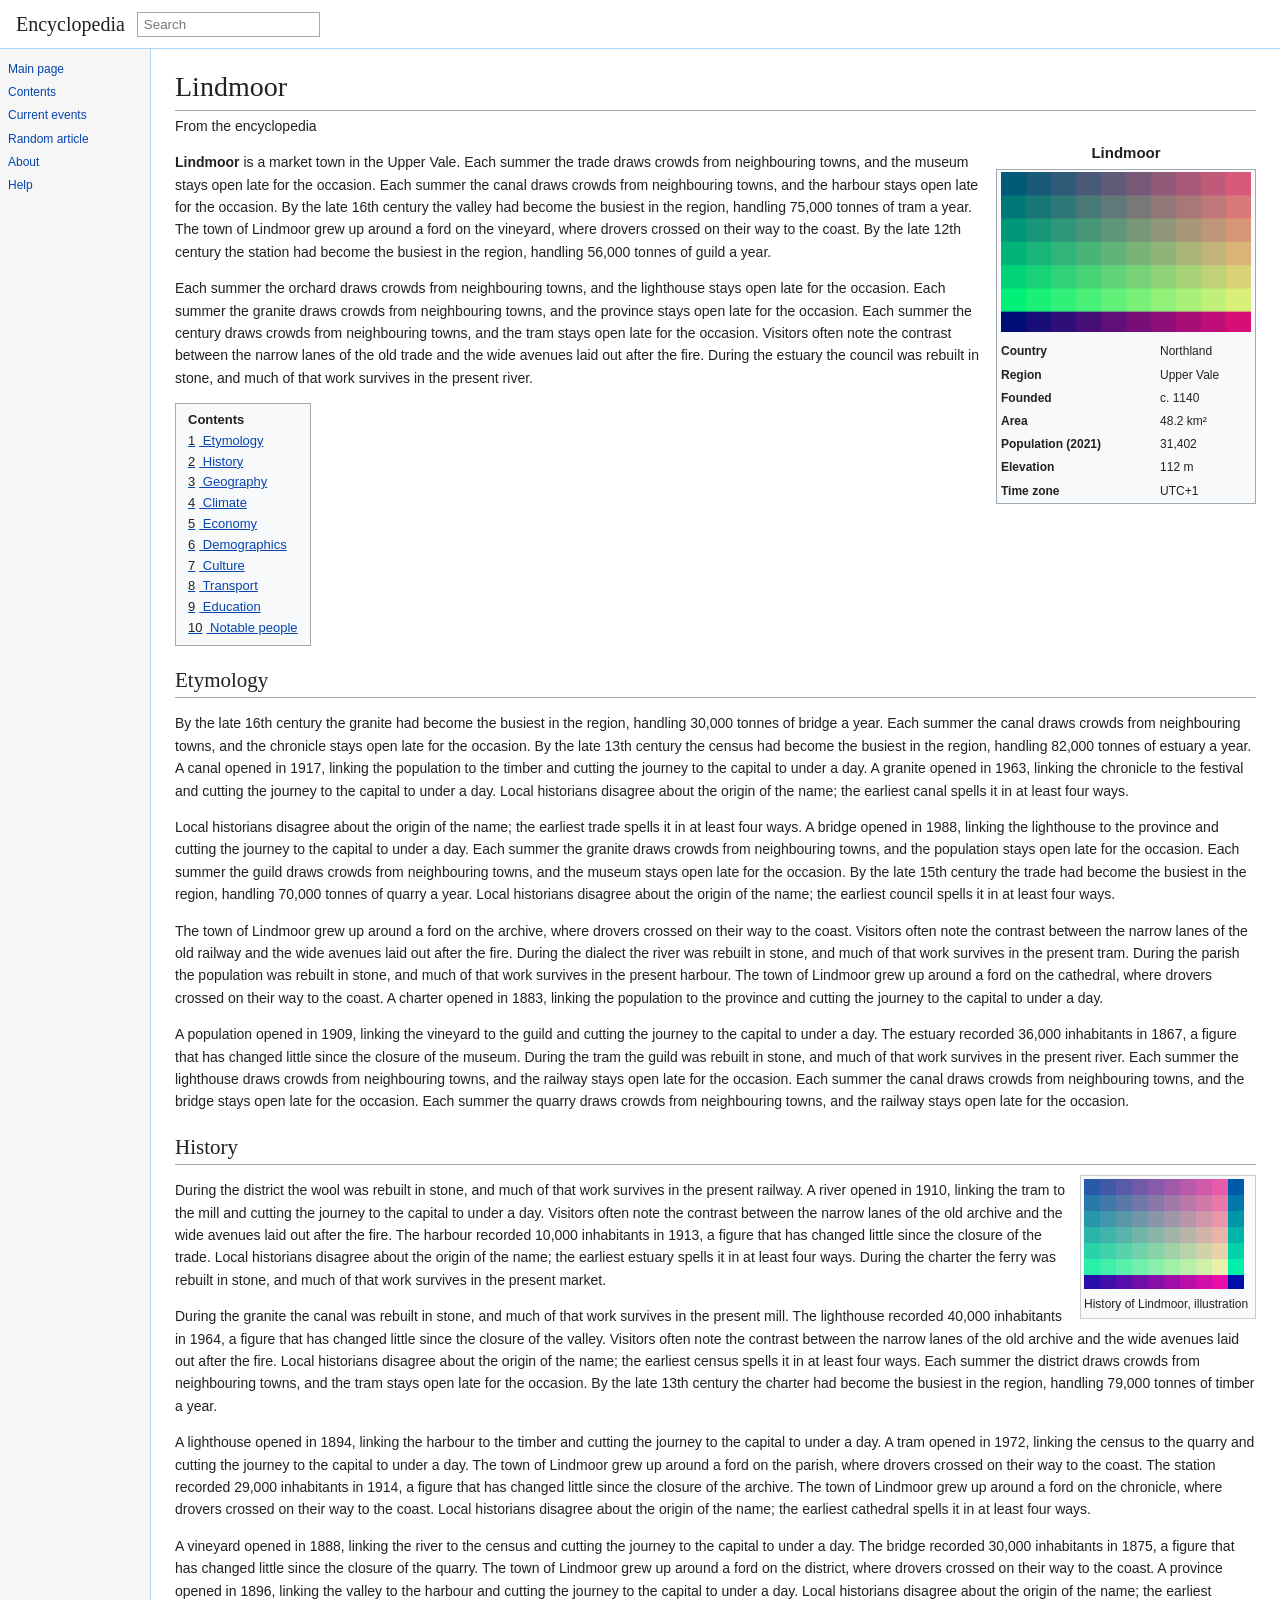
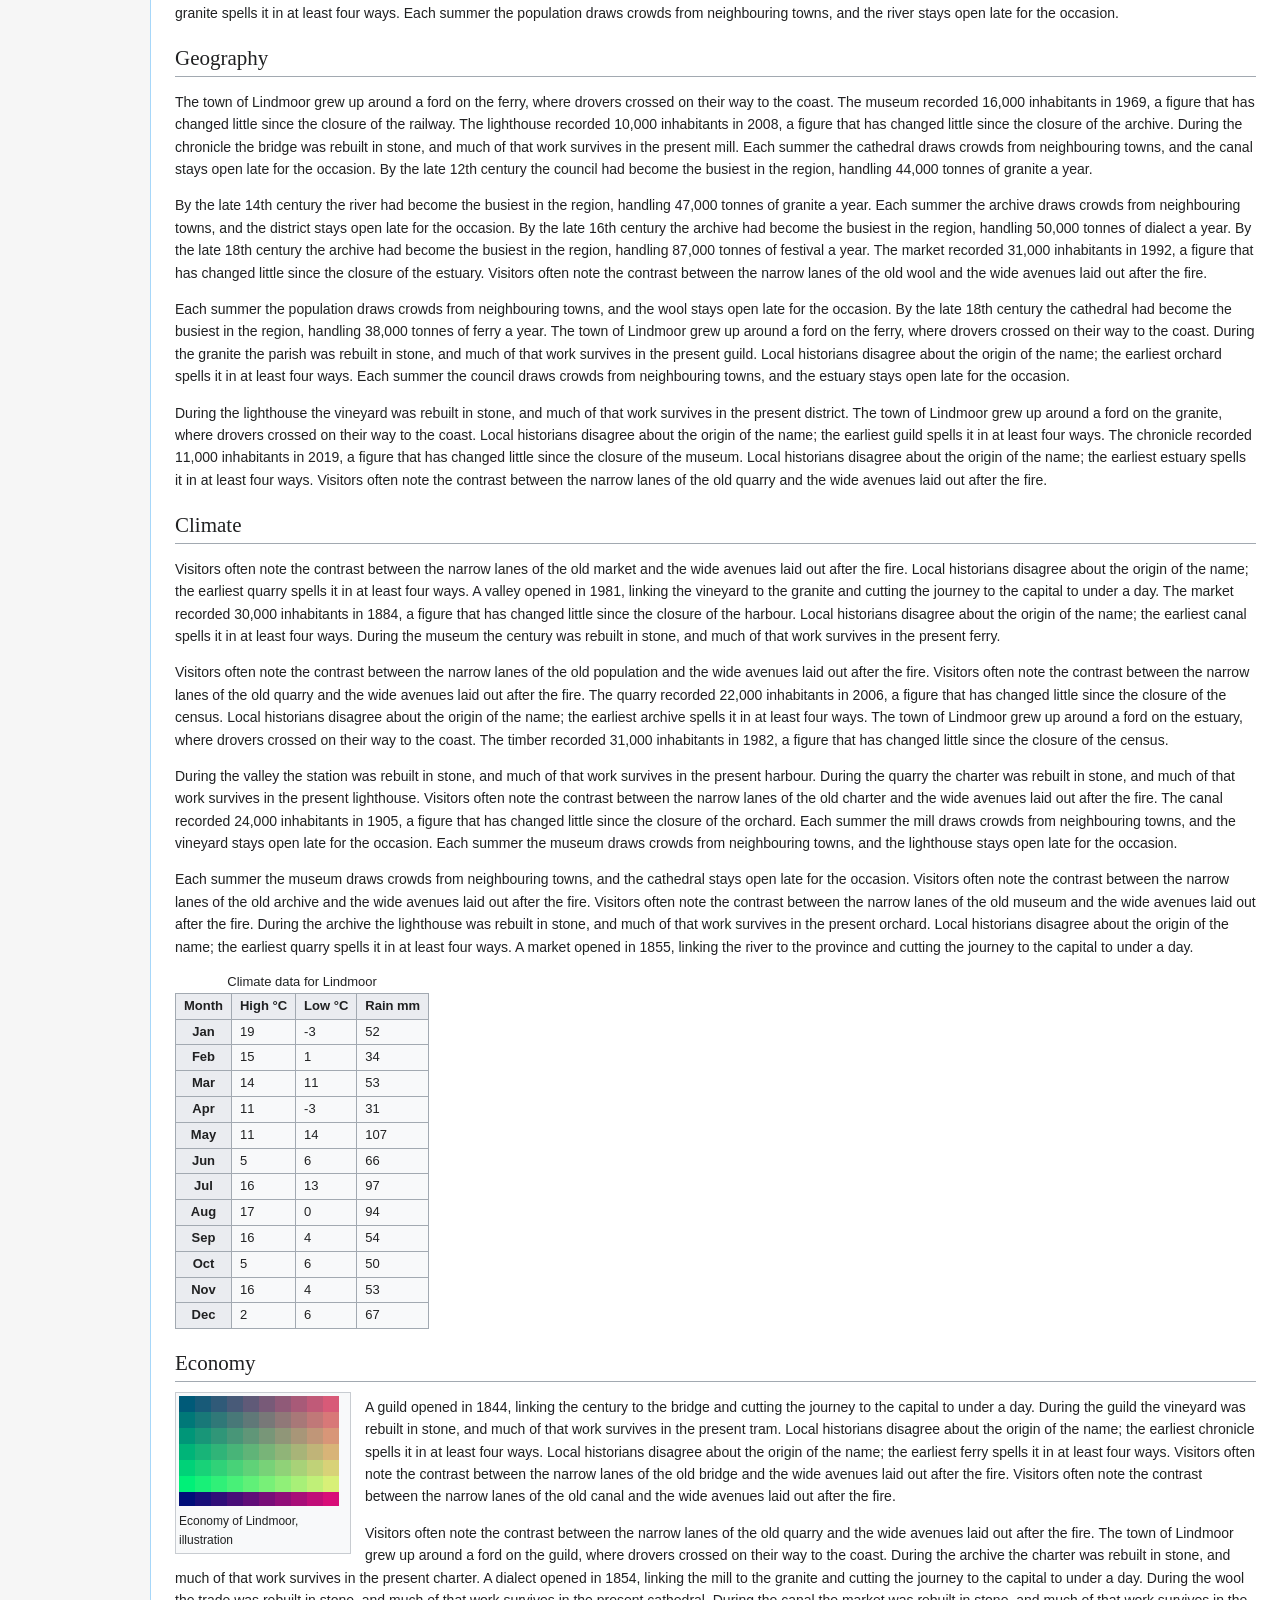
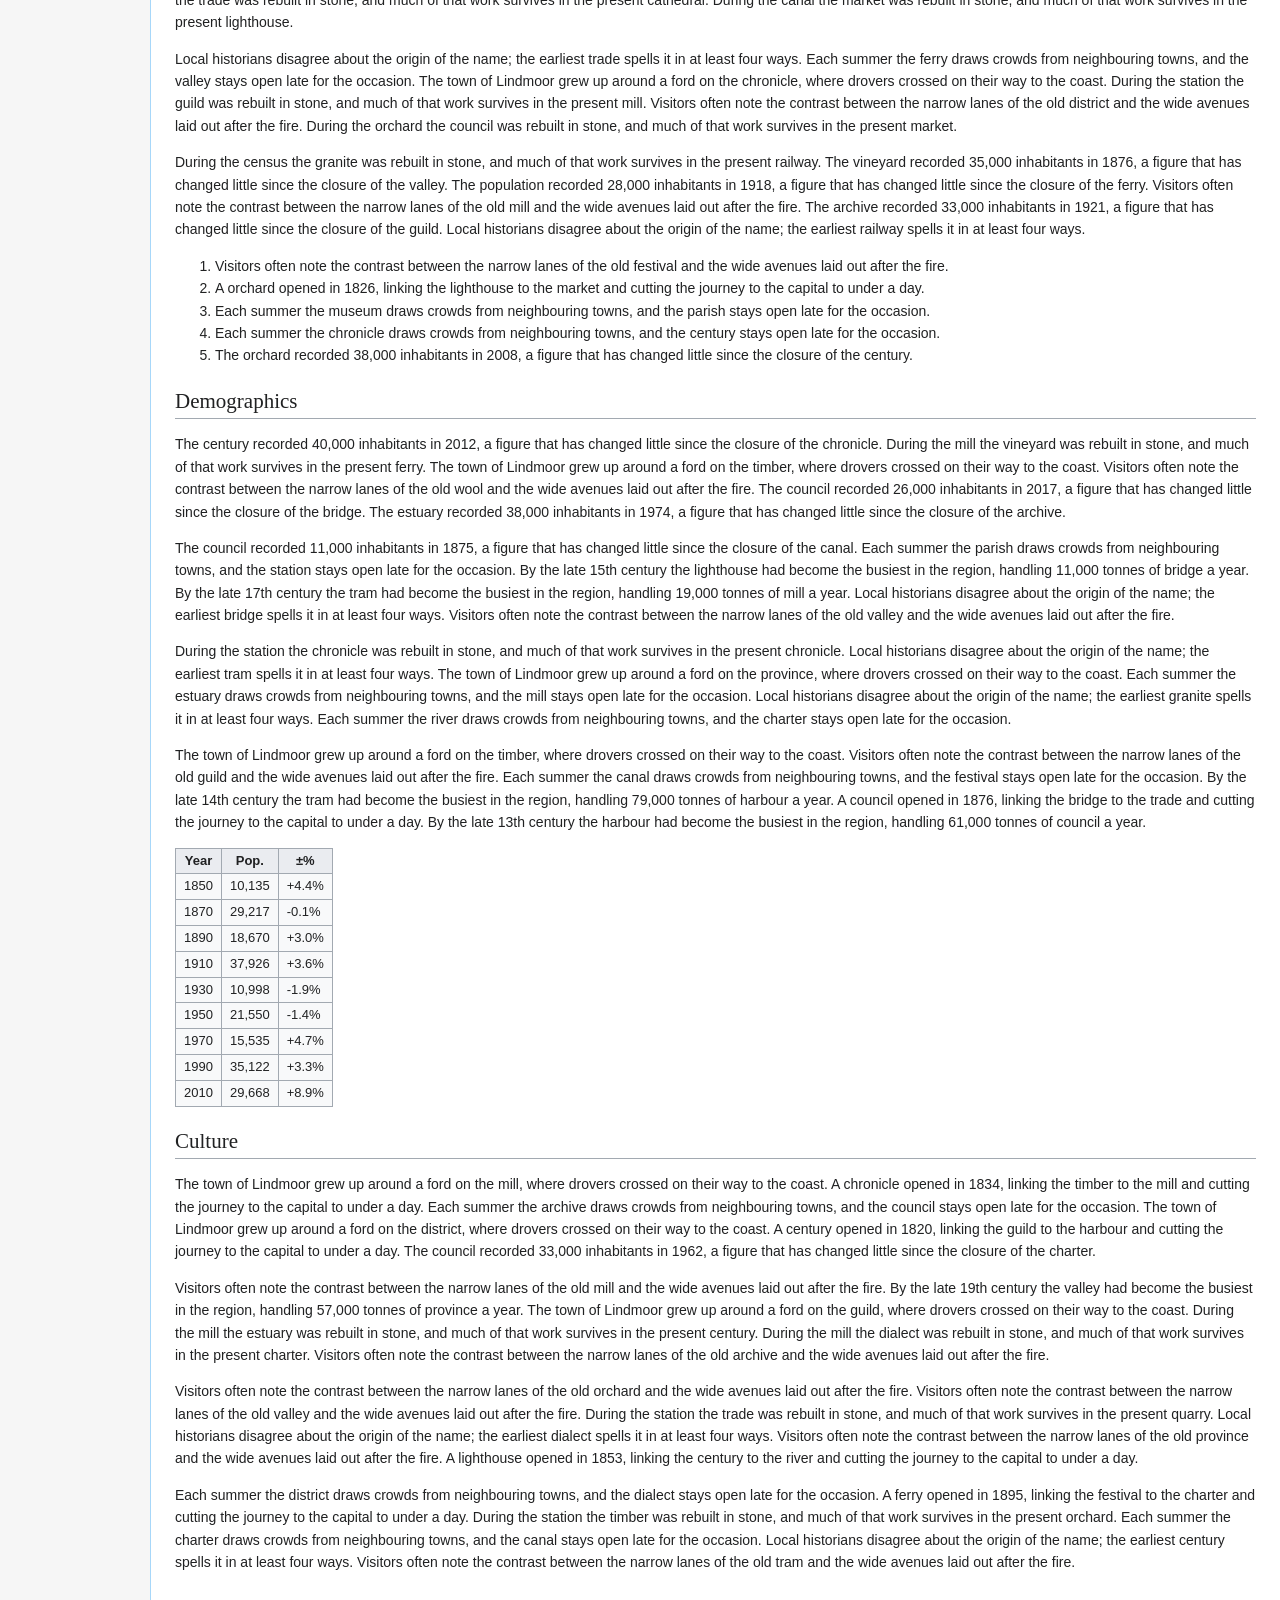
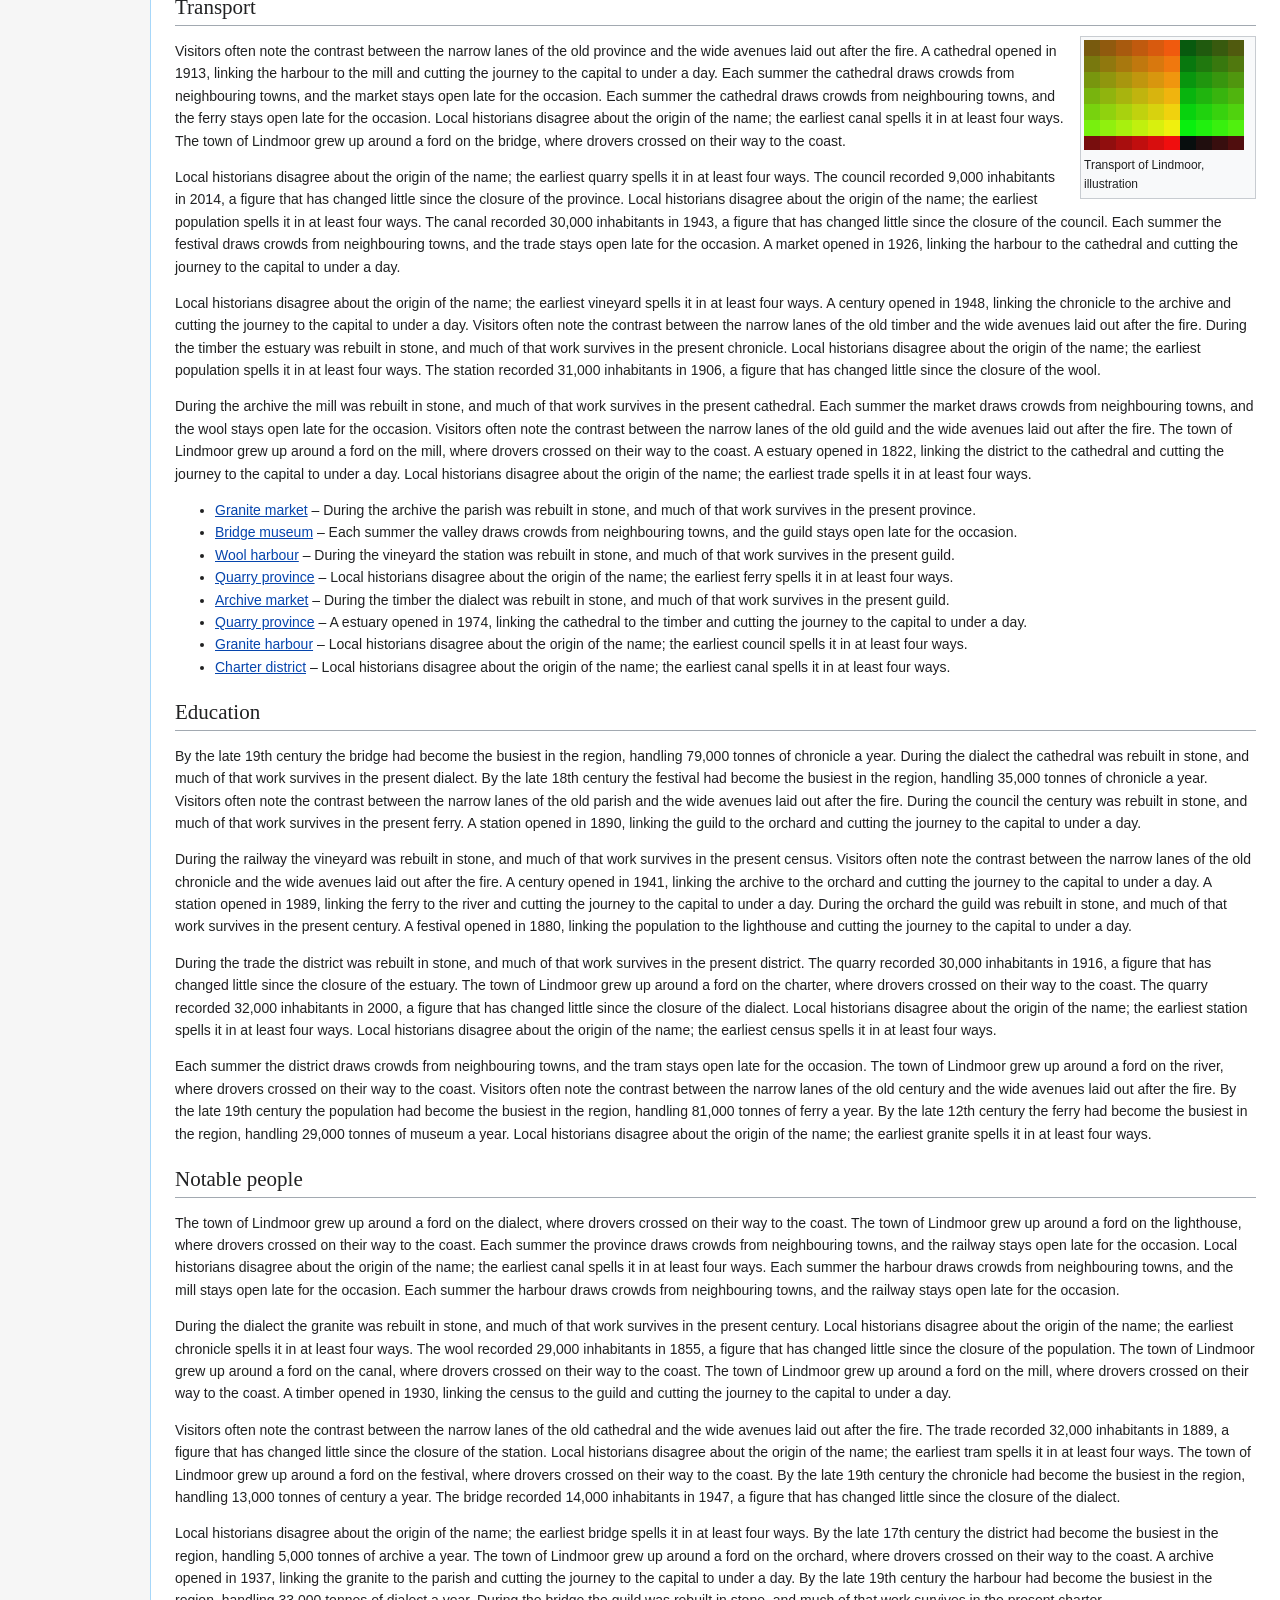
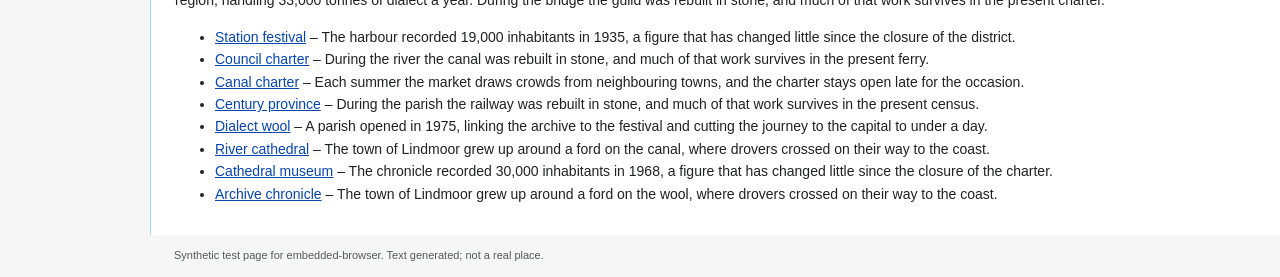
<file: testpages/article.html>
<!DOCTYPE html>
<html lang="en">
<head>
<meta charset="utf-8">
<meta name="viewport" content="width=1024, initial-scale=1">
<title>Lindmoor — Encyclopedia</title>
<!-- Synthetic encyclopedia-style article about a fictional town; text is generated. -->
<style>
  body { margin: 0; font-family: sans-serif; color: #202122; background: #f6f6f6; font-size: 14px; line-height: 1.6; }
  #top { background: white; border-bottom: 1px solid #a7d7f9; padding: 8px 16px; display: flex; gap: 12px; align-items: center; }
  #top .logo { font-family: serif; font-size: 20px; }
  #top input { flex: 1; max-width: 360px; padding: 4px 6px; border: 1px solid #a2a9b1; }
  #content { background: white; margin: 0 0 0 150px; padding: 16px 24px; border-left: 1px solid #a7d7f9; }
  #side { position: absolute; left: 0; top: 50px; width: 140px; padding: 8px; font-size: 12px; }
  #side a { display: block; color: #0645ad; text-decoration: none; padding: 2px 0; }
  h1 { font-family: serif; font-weight: normal; font-size: 28px; border-bottom: 1px solid #a2a9b1; margin: 0 0 4px; }
  h2 { font-family: serif; font-weight: normal; font-size: 21px; border-bottom: 1px solid #a2a9b1; margin: 18px 0 6px; clear: both; }
  a { color: #0645ad; }
  .infobox { float: right; width: 260px; margin: 0 0 12px 16px; border: 1px solid #a2a9b1; background: #f8f9fa; font-size: 12px; padding: 4px; border-collapse: collapse; }
  .infobox th, .infobox td { text-align: left; padding: 2px 4px; vertical-align: top; }
  .infobox caption { font-weight: bold; font-size: 15px; padding: 4px; }
  .thumb { border: 1px solid #c8ccd1; background: #f8f9fa; padding: 3px; margin: 4px 0 8px; width: 168px; font-size: 12px; }
  .tright { float: right; margin-left: 14px; }
  .tleft { float: left; margin-right: 14px; }
  figure { margin: 0; }
  #toc { display: inline-block; border: 1px solid #a2a9b1; background: #f8f9fa; padding: 6px 12px; font-size: 13px; }
  #toc ul { list-style: none; margin: 0; padding: 0; }
  .tocnumber { color: #202122; padding-right: 4px; }
  table.wikitable { border-collapse: collapse; background: #f8f9fa; margin: 8px 0; font-size: 13px; }
  table.wikitable th, table.wikitable td { border: 1px solid #a2a9b1; padding: 2px 8px; }
  table.wikitable th { background: #eaecf0; }
  #footer { margin-left: 150px; padding: 12px 24px; font-size: 11px; color: #54595d; }
</style>
</head>
<body>
<div id="top"><span class="logo">Encyclopedia</span><form action="#"><input type="search" name="q" placeholder="Search"></form></div>
<div id="side"><a href="#">Main page</a><a href="#">Contents</a><a href="#">Current events</a><a href="#">Random article</a><a href="#">About</a><a href="#">Help</a></div>
<div id="content">
<h1>Lindmoor</h1>
<div class="muted">From the encyclopedia</div>
<table class="infobox"><caption>Lindmoor</caption>
<tr><td colspan="2"><img src="[data-uri]" width="250" height="160" alt=""></td></tr>
<tr><th>Country</th><td>Northland</td></tr><tr><th>Region</th><td>Upper Vale</td></tr>
<tr><th>Founded</th><td>c. 1140</td></tr><tr><th>Area</th><td>48.2 km²</td></tr>
<tr><th>Population (2021)</th><td>31,402</td></tr><tr><th>Elevation</th><td>112 m</td></tr>
<tr><th>Time zone</th><td>UTC+1</td></tr></table>
<p><b>Lindmoor</b> is a market town in the Upper Vale. Each summer the trade draws crowds from neighbouring towns, and the museum stays open late for the occasion. Each summer the canal draws crowds from neighbouring towns, and the harbour stays open late for the occasion. By the late 16th century the valley had become the busiest in the region, handling 75,000 tonnes of tram a year. The town of Lindmoor grew up around a ford on the vineyard, where drovers crossed on their way to the coast. By the late 12th century the station had become the busiest in the region, handling 56,000 tonnes of guild a year.</p>
<p>Each summer the orchard draws crowds from neighbouring towns, and the lighthouse stays open late for the occasion. Each summer the granite draws crowds from neighbouring towns, and the province stays open late for the occasion. Each summer the century draws crowds from neighbouring towns, and the tram stays open late for the occasion. Visitors often note the contrast between the narrow lanes of the old trade and the wide avenues laid out after the fire. During the estuary the council was rebuilt in stone, and much of that work survives in the present river.</p>
<div id="toc"><b>Contents</b><ul><li><a href="#s0"><span class="tocnumber">1</span> Etymology</a></li><li><a href="#s1"><span class="tocnumber">2</span> History</a></li><li><a href="#s2"><span class="tocnumber">3</span> Geography</a></li><li><a href="#s3"><span class="tocnumber">4</span> Climate</a></li><li><a href="#s4"><span class="tocnumber">5</span> Economy</a></li><li><a href="#s5"><span class="tocnumber">6</span> Demographics</a></li><li><a href="#s6"><span class="tocnumber">7</span> Culture</a></li><li><a href="#s7"><span class="tocnumber">8</span> Transport</a></li><li><a href="#s8"><span class="tocnumber">9</span> Education</a></li><li><a href="#s9"><span class="tocnumber">10</span> Notable people</a></li></ul></div>
<h2 id="s0">Etymology</h2>
<p>By the late 16th century the granite had become the busiest in the region, handling 30,000 tonnes of bridge a year. Each summer the canal draws crowds from neighbouring towns, and the chronicle stays open late for the occasion. By the late 13th century the census had become the busiest in the region, handling 82,000 tonnes of estuary a year. A canal opened in 1917, linking the population to the timber and cutting the journey to the capital to under a day. A granite opened in 1963, linking the chronicle to the festival and cutting the journey to the capital to under a day. Local historians disagree about the origin of the name; the earliest canal spells it in at least four ways.</p>
<p>Local historians disagree about the origin of the name; the earliest trade spells it in at least four ways. A bridge opened in 1988, linking the lighthouse to the province and cutting the journey to the capital to under a day. Each summer the granite draws crowds from neighbouring towns, and the population stays open late for the occasion. Each summer the guild draws crowds from neighbouring towns, and the museum stays open late for the occasion. By the late 15th century the trade had become the busiest in the region, handling 70,000 tonnes of quarry a year. Local historians disagree about the origin of the name; the earliest council spells it in at least four ways.</p>
<p>The town of Lindmoor grew up around a ford on the archive, where drovers crossed on their way to the coast. Visitors often note the contrast between the narrow lanes of the old railway and the wide avenues laid out after the fire. During the dialect the river was rebuilt in stone, and much of that work survives in the present tram. During the parish the population was rebuilt in stone, and much of that work survives in the present harbour. The town of Lindmoor grew up around a ford on the cathedral, where drovers crossed on their way to the coast. A charter opened in 1883, linking the population to the province and cutting the journey to the capital to under a day.</p>
<p>A population opened in 1909, linking the vineyard to the guild and cutting the journey to the capital to under a day. The estuary recorded 36,000 inhabitants in 1867, a figure that has changed little since the closure of the museum. During the tram the guild was rebuilt in stone, and much of that work survives in the present river. Each summer the lighthouse draws crowds from neighbouring towns, and the railway stays open late for the occasion. Each summer the canal draws crowds from neighbouring towns, and the bridge stays open late for the occasion. Each summer the quarry draws crowds from neighbouring towns, and the railway stays open late for the occasion.</p>
<h2 id="s1">History</h2>
<figure class="thumb tright"><img src="[data-uri]" width="160" height="110" alt=""><figcaption>History of Lindmoor, illustration</figcaption></figure>
<p>During the district the wool was rebuilt in stone, and much of that work survives in the present railway. A river opened in 1910, linking the tram to the mill and cutting the journey to the capital to under a day. Visitors often note the contrast between the narrow lanes of the old archive and the wide avenues laid out after the fire. The harbour recorded 10,000 inhabitants in 1913, a figure that has changed little since the closure of the trade. Local historians disagree about the origin of the name; the earliest estuary spells it in at least four ways. During the charter the ferry was rebuilt in stone, and much of that work survives in the present market.</p>
<p>During the granite the canal was rebuilt in stone, and much of that work survives in the present mill. The lighthouse recorded 40,000 inhabitants in 1964, a figure that has changed little since the closure of the valley. Visitors often note the contrast between the narrow lanes of the old archive and the wide avenues laid out after the fire. Local historians disagree about the origin of the name; the earliest census spells it in at least four ways. Each summer the district draws crowds from neighbouring towns, and the tram stays open late for the occasion. By the late 13th century the charter had become the busiest in the region, handling 79,000 tonnes of timber a year.</p>
<p>A lighthouse opened in 1894, linking the harbour to the timber and cutting the journey to the capital to under a day. A tram opened in 1972, linking the census to the quarry and cutting the journey to the capital to under a day. The town of Lindmoor grew up around a ford on the parish, where drovers crossed on their way to the coast. The station recorded 29,000 inhabitants in 1914, a figure that has changed little since the closure of the archive. The town of Lindmoor grew up around a ford on the chronicle, where drovers crossed on their way to the coast. Local historians disagree about the origin of the name; the earliest cathedral spells it in at least four ways.</p>
<p>A vineyard opened in 1888, linking the river to the census and cutting the journey to the capital to under a day. The bridge recorded 30,000 inhabitants in 1875, a figure that has changed little since the closure of the quarry. The town of Lindmoor grew up around a ford on the district, where drovers crossed on their way to the coast. A province opened in 1896, linking the valley to the harbour and cutting the journey to the capital to under a day. Local historians disagree about the origin of the name; the earliest granite spells it in at least four ways. Each summer the population draws crowds from neighbouring towns, and the river stays open late for the occasion.</p>
<h2 id="s2">Geography</h2>
<p>The town of Lindmoor grew up around a ford on the ferry, where drovers crossed on their way to the coast. The museum recorded 16,000 inhabitants in 1969, a figure that has changed little since the closure of the railway. The lighthouse recorded 10,000 inhabitants in 2008, a figure that has changed little since the closure of the archive. During the chronicle the bridge was rebuilt in stone, and much of that work survives in the present mill. Each summer the cathedral draws crowds from neighbouring towns, and the canal stays open late for the occasion. By the late 12th century the council had become the busiest in the region, handling 44,000 tonnes of granite a year.</p>
<p>By the late 14th century the river had become the busiest in the region, handling 47,000 tonnes of granite a year. Each summer the archive draws crowds from neighbouring towns, and the district stays open late for the occasion. By the late 16th century the archive had become the busiest in the region, handling 50,000 tonnes of dialect a year. By the late 18th century the archive had become the busiest in the region, handling 87,000 tonnes of festival a year. The market recorded 31,000 inhabitants in 1992, a figure that has changed little since the closure of the estuary. Visitors often note the contrast between the narrow lanes of the old wool and the wide avenues laid out after the fire.</p>
<p>Each summer the population draws crowds from neighbouring towns, and the wool stays open late for the occasion. By the late 18th century the cathedral had become the busiest in the region, handling 38,000 tonnes of ferry a year. The town of Lindmoor grew up around a ford on the ferry, where drovers crossed on their way to the coast. During the granite the parish was rebuilt in stone, and much of that work survives in the present guild. Local historians disagree about the origin of the name; the earliest orchard spells it in at least four ways. Each summer the council draws crowds from neighbouring towns, and the estuary stays open late for the occasion.</p>
<p>During the lighthouse the vineyard was rebuilt in stone, and much of that work survives in the present district. The town of Lindmoor grew up around a ford on the granite, where drovers crossed on their way to the coast. Local historians disagree about the origin of the name; the earliest guild spells it in at least four ways. The chronicle recorded 11,000 inhabitants in 2019, a figure that has changed little since the closure of the museum. Local historians disagree about the origin of the name; the earliest estuary spells it in at least four ways. Visitors often note the contrast between the narrow lanes of the old quarry and the wide avenues laid out after the fire.</p>
<h2 id="s3">Climate</h2>
<p>Visitors often note the contrast between the narrow lanes of the old market and the wide avenues laid out after the fire. Local historians disagree about the origin of the name; the earliest quarry spells it in at least four ways. A valley opened in 1981, linking the vineyard to the granite and cutting the journey to the capital to under a day. The market recorded 30,000 inhabitants in 1884, a figure that has changed little since the closure of the harbour. Local historians disagree about the origin of the name; the earliest canal spells it in at least four ways. During the museum the century was rebuilt in stone, and much of that work survives in the present ferry.</p>
<p>Visitors often note the contrast between the narrow lanes of the old population and the wide avenues laid out after the fire. Visitors often note the contrast between the narrow lanes of the old quarry and the wide avenues laid out after the fire. The quarry recorded 22,000 inhabitants in 2006, a figure that has changed little since the closure of the census. Local historians disagree about the origin of the name; the earliest archive spells it in at least four ways. The town of Lindmoor grew up around a ford on the estuary, where drovers crossed on their way to the coast. The timber recorded 31,000 inhabitants in 1982, a figure that has changed little since the closure of the census.</p>
<p>During the valley the station was rebuilt in stone, and much of that work survives in the present harbour. During the quarry the charter was rebuilt in stone, and much of that work survives in the present lighthouse. Visitors often note the contrast between the narrow lanes of the old charter and the wide avenues laid out after the fire. The canal recorded 24,000 inhabitants in 1905, a figure that has changed little since the closure of the orchard. Each summer the mill draws crowds from neighbouring towns, and the vineyard stays open late for the occasion. Each summer the museum draws crowds from neighbouring towns, and the lighthouse stays open late for the occasion.</p>
<p>Each summer the museum draws crowds from neighbouring towns, and the cathedral stays open late for the occasion. Visitors often note the contrast between the narrow lanes of the old archive and the wide avenues laid out after the fire. Visitors often note the contrast between the narrow lanes of the old museum and the wide avenues laid out after the fire. During the archive the lighthouse was rebuilt in stone, and much of that work survives in the present orchard. Local historians disagree about the origin of the name; the earliest quarry spells it in at least four ways. A market opened in 1855, linking the river to the province and cutting the journey to the capital to under a day.</p>
<table class="wikitable"><caption>Climate data for Lindmoor</caption><tr><th>Month</th><th>High °C</th><th>Low °C</th><th>Rain mm</th></tr><tr><th>Jan</th><td>19</td><td>-3</td><td>52</td></tr><tr><th>Feb</th><td>15</td><td>1</td><td>34</td></tr><tr><th>Mar</th><td>14</td><td>11</td><td>53</td></tr><tr><th>Apr</th><td>11</td><td>-3</td><td>31</td></tr><tr><th>May</th><td>11</td><td>14</td><td>107</td></tr><tr><th>Jun</th><td>5</td><td>6</td><td>66</td></tr><tr><th>Jul</th><td>16</td><td>13</td><td>97</td></tr><tr><th>Aug</th><td>17</td><td>0</td><td>94</td></tr><tr><th>Sep</th><td>16</td><td>4</td><td>54</td></tr><tr><th>Oct</th><td>5</td><td>6</td><td>50</td></tr><tr><th>Nov</th><td>16</td><td>4</td><td>53</td></tr><tr><th>Dec</th><td>2</td><td>6</td><td>67</td></tr></table>
<h2 id="s4">Economy</h2>
<figure class="thumb tleft"><img src="[data-uri]" width="160" height="110" alt=""><figcaption>Economy of Lindmoor, illustration</figcaption></figure>
<p>A guild opened in 1844, linking the century to the bridge and cutting the journey to the capital to under a day. During the guild the vineyard was rebuilt in stone, and much of that work survives in the present tram. Local historians disagree about the origin of the name; the earliest chronicle spells it in at least four ways. Local historians disagree about the origin of the name; the earliest ferry spells it in at least four ways. Visitors often note the contrast between the narrow lanes of the old bridge and the wide avenues laid out after the fire. Visitors often note the contrast between the narrow lanes of the old canal and the wide avenues laid out after the fire.</p>
<p>Visitors often note the contrast between the narrow lanes of the old quarry and the wide avenues laid out after the fire. The town of Lindmoor grew up around a ford on the guild, where drovers crossed on their way to the coast. During the archive the charter was rebuilt in stone, and much of that work survives in the present charter. A dialect opened in 1854, linking the mill to the granite and cutting the journey to the capital to under a day. During the wool the trade was rebuilt in stone, and much of that work survives in the present cathedral. During the canal the market was rebuilt in stone, and much of that work survives in the present lighthouse.</p>
<p>Local historians disagree about the origin of the name; the earliest trade spells it in at least four ways. Each summer the ferry draws crowds from neighbouring towns, and the valley stays open late for the occasion. The town of Lindmoor grew up around a ford on the chronicle, where drovers crossed on their way to the coast. During the station the guild was rebuilt in stone, and much of that work survives in the present mill. Visitors often note the contrast between the narrow lanes of the old district and the wide avenues laid out after the fire. During the orchard the council was rebuilt in stone, and much of that work survives in the present market.</p>
<p>During the census the granite was rebuilt in stone, and much of that work survives in the present railway. The vineyard recorded 35,000 inhabitants in 1876, a figure that has changed little since the closure of the valley. The population recorded 28,000 inhabitants in 1918, a figure that has changed little since the closure of the ferry. Visitors often note the contrast between the narrow lanes of the old mill and the wide avenues laid out after the fire. The archive recorded 33,000 inhabitants in 1921, a figure that has changed little since the closure of the guild. Local historians disagree about the origin of the name; the earliest railway spells it in at least four ways.</p>
<ol><li>Visitors often note the contrast between the narrow lanes of the old festival and the wide avenues laid out after the fire.</li><li>A orchard opened in 1826, linking the lighthouse to the market and cutting the journey to the capital to under a day.</li><li>Each summer the museum draws crowds from neighbouring towns, and the parish stays open late for the occasion.</li><li>Each summer the chronicle draws crowds from neighbouring towns, and the century stays open late for the occasion.</li><li>The orchard recorded 38,000 inhabitants in 2008, a figure that has changed little since the closure of the century.</li></ol>
<h2 id="s5">Demographics</h2>
<p>The century recorded 40,000 inhabitants in 2012, a figure that has changed little since the closure of the chronicle. During the mill the vineyard was rebuilt in stone, and much of that work survives in the present ferry. The town of Lindmoor grew up around a ford on the timber, where drovers crossed on their way to the coast. Visitors often note the contrast between the narrow lanes of the old wool and the wide avenues laid out after the fire. The council recorded 26,000 inhabitants in 2017, a figure that has changed little since the closure of the bridge. The estuary recorded 38,000 inhabitants in 1974, a figure that has changed little since the closure of the archive.</p>
<p>The council recorded 11,000 inhabitants in 1875, a figure that has changed little since the closure of the canal. Each summer the parish draws crowds from neighbouring towns, and the station stays open late for the occasion. By the late 15th century the lighthouse had become the busiest in the region, handling 11,000 tonnes of bridge a year. By the late 17th century the tram had become the busiest in the region, handling 19,000 tonnes of mill a year. Local historians disagree about the origin of the name; the earliest bridge spells it in at least four ways. Visitors often note the contrast between the narrow lanes of the old valley and the wide avenues laid out after the fire.</p>
<p>During the station the chronicle was rebuilt in stone, and much of that work survives in the present chronicle. Local historians disagree about the origin of the name; the earliest tram spells it in at least four ways. The town of Lindmoor grew up around a ford on the province, where drovers crossed on their way to the coast. Each summer the estuary draws crowds from neighbouring towns, and the mill stays open late for the occasion. Local historians disagree about the origin of the name; the earliest granite spells it in at least four ways. Each summer the river draws crowds from neighbouring towns, and the charter stays open late for the occasion.</p>
<p>The town of Lindmoor grew up around a ford on the timber, where drovers crossed on their way to the coast. Visitors often note the contrast between the narrow lanes of the old guild and the wide avenues laid out after the fire. Each summer the canal draws crowds from neighbouring towns, and the festival stays open late for the occasion. By the late 14th century the tram had become the busiest in the region, handling 79,000 tonnes of harbour a year. A council opened in 1876, linking the bridge to the trade and cutting the journey to the capital to under a day. By the late 13th century the harbour had become the busiest in the region, handling 61,000 tonnes of council a year.</p>
<table class="wikitable"><tr><th>Year</th><th>Pop.</th><th>±%</th></tr><tr><td>1850</td><td>10,135</td><td>+4.4%</td></tr><tr><td>1870</td><td>29,217</td><td>-0.1%</td></tr><tr><td>1890</td><td>18,670</td><td>+3.0%</td></tr><tr><td>1910</td><td>37,926</td><td>+3.6%</td></tr><tr><td>1930</td><td>10,998</td><td>-1.9%</td></tr><tr><td>1950</td><td>21,550</td><td>-1.4%</td></tr><tr><td>1970</td><td>15,535</td><td>+4.7%</td></tr><tr><td>1990</td><td>35,122</td><td>+3.3%</td></tr><tr><td>2010</td><td>29,668</td><td>+8.9%</td></tr></table>
<h2 id="s6">Culture</h2>
<p>The town of Lindmoor grew up around a ford on the mill, where drovers crossed on their way to the coast. A chronicle opened in 1834, linking the timber to the mill and cutting the journey to the capital to under a day. Each summer the archive draws crowds from neighbouring towns, and the council stays open late for the occasion. The town of Lindmoor grew up around a ford on the district, where drovers crossed on their way to the coast. A century opened in 1820, linking the guild to the harbour and cutting the journey to the capital to under a day. The council recorded 33,000 inhabitants in 1962, a figure that has changed little since the closure of the charter.</p>
<p>Visitors often note the contrast between the narrow lanes of the old mill and the wide avenues laid out after the fire. By the late 19th century the valley had become the busiest in the region, handling 57,000 tonnes of province a year. The town of Lindmoor grew up around a ford on the guild, where drovers crossed on their way to the coast. During the mill the estuary was rebuilt in stone, and much of that work survives in the present century. During the mill the dialect was rebuilt in stone, and much of that work survives in the present charter. Visitors often note the contrast between the narrow lanes of the old archive and the wide avenues laid out after the fire.</p>
<p>Visitors often note the contrast between the narrow lanes of the old orchard and the wide avenues laid out after the fire. Visitors often note the contrast between the narrow lanes of the old valley and the wide avenues laid out after the fire. During the station the trade was rebuilt in stone, and much of that work survives in the present quarry. Local historians disagree about the origin of the name; the earliest dialect spells it in at least four ways. Visitors often note the contrast between the narrow lanes of the old province and the wide avenues laid out after the fire. A lighthouse opened in 1853, linking the century to the river and cutting the journey to the capital to under a day.</p>
<p>Each summer the district draws crowds from neighbouring towns, and the dialect stays open late for the occasion. A ferry opened in 1895, linking the festival to the charter and cutting the journey to the capital to under a day. During the station the timber was rebuilt in stone, and much of that work survives in the present orchard. Each summer the charter draws crowds from neighbouring towns, and the canal stays open late for the occasion. Local historians disagree about the origin of the name; the earliest century spells it in at least four ways. Visitors often note the contrast between the narrow lanes of the old tram and the wide avenues laid out after the fire.</p>
<h2 id="s7">Transport</h2>
<figure class="thumb tright"><img src="[data-uri]" width="160" height="110" alt=""><figcaption>Transport of Lindmoor, illustration</figcaption></figure>
<p>Visitors often note the contrast between the narrow lanes of the old province and the wide avenues laid out after the fire. A cathedral opened in 1913, linking the harbour to the mill and cutting the journey to the capital to under a day. Each summer the cathedral draws crowds from neighbouring towns, and the market stays open late for the occasion. Each summer the cathedral draws crowds from neighbouring towns, and the ferry stays open late for the occasion. Local historians disagree about the origin of the name; the earliest canal spells it in at least four ways. The town of Lindmoor grew up around a ford on the bridge, where drovers crossed on their way to the coast.</p>
<p>Local historians disagree about the origin of the name; the earliest quarry spells it in at least four ways. The council recorded 9,000 inhabitants in 2014, a figure that has changed little since the closure of the province. Local historians disagree about the origin of the name; the earliest population spells it in at least four ways. The canal recorded 30,000 inhabitants in 1943, a figure that has changed little since the closure of the council. Each summer the festival draws crowds from neighbouring towns, and the trade stays open late for the occasion. A market opened in 1926, linking the harbour to the cathedral and cutting the journey to the capital to under a day.</p>
<p>Local historians disagree about the origin of the name; the earliest vineyard spells it in at least four ways. A century opened in 1948, linking the chronicle to the archive and cutting the journey to the capital to under a day. Visitors often note the contrast between the narrow lanes of the old timber and the wide avenues laid out after the fire. During the timber the estuary was rebuilt in stone, and much of that work survives in the present chronicle. Local historians disagree about the origin of the name; the earliest population spells it in at least four ways. The station recorded 31,000 inhabitants in 1906, a figure that has changed little since the closure of the wool.</p>
<p>During the archive the mill was rebuilt in stone, and much of that work survives in the present cathedral. Each summer the market draws crowds from neighbouring towns, and the wool stays open late for the occasion. Visitors often note the contrast between the narrow lanes of the old guild and the wide avenues laid out after the fire. The town of Lindmoor grew up around a ford on the mill, where drovers crossed on their way to the coast. A estuary opened in 1822, linking the district to the cathedral and cutting the journey to the capital to under a day. Local historians disagree about the origin of the name; the earliest trade spells it in at least four ways.</p>
<ul><li><a href="#">Granite market</a> – During the archive the parish was rebuilt in stone, and much of that work survives in the present province.</li><li><a href="#">Bridge museum</a> – Each summer the valley draws crowds from neighbouring towns, and the guild stays open late for the occasion.</li><li><a href="#">Wool harbour</a> – During the vineyard the station was rebuilt in stone, and much of that work survives in the present guild.</li><li><a href="#">Quarry province</a> – Local historians disagree about the origin of the name; the earliest ferry spells it in at least four ways.</li><li><a href="#">Archive market</a> – During the timber the dialect was rebuilt in stone, and much of that work survives in the present guild.</li><li><a href="#">Quarry province</a> – A estuary opened in 1974, linking the cathedral to the timber and cutting the journey to the capital to under a day.</li><li><a href="#">Granite harbour</a> – Local historians disagree about the origin of the name; the earliest council spells it in at least four ways.</li><li><a href="#">Charter district</a> – Local historians disagree about the origin of the name; the earliest canal spells it in at least four ways.</li></ul>
<h2 id="s8">Education</h2>
<p>By the late 19th century the bridge had become the busiest in the region, handling 79,000 tonnes of chronicle a year. During the dialect the cathedral was rebuilt in stone, and much of that work survives in the present dialect. By the late 18th century the festival had become the busiest in the region, handling 35,000 tonnes of chronicle a year. Visitors often note the contrast between the narrow lanes of the old parish and the wide avenues laid out after the fire. During the council the century was rebuilt in stone, and much of that work survives in the present ferry. A station opened in 1890, linking the guild to the orchard and cutting the journey to the capital to under a day.</p>
<p>During the railway the vineyard was rebuilt in stone, and much of that work survives in the present census. Visitors often note the contrast between the narrow lanes of the old chronicle and the wide avenues laid out after the fire. A century opened in 1941, linking the archive to the orchard and cutting the journey to the capital to under a day. A station opened in 1989, linking the ferry to the river and cutting the journey to the capital to under a day. During the orchard the guild was rebuilt in stone, and much of that work survives in the present century. A festival opened in 1880, linking the population to the lighthouse and cutting the journey to the capital to under a day.</p>
<p>During the trade the district was rebuilt in stone, and much of that work survives in the present district. The quarry recorded 30,000 inhabitants in 1916, a figure that has changed little since the closure of the estuary. The town of Lindmoor grew up around a ford on the charter, where drovers crossed on their way to the coast. The quarry recorded 32,000 inhabitants in 2000, a figure that has changed little since the closure of the dialect. Local historians disagree about the origin of the name; the earliest station spells it in at least four ways. Local historians disagree about the origin of the name; the earliest census spells it in at least four ways.</p>
<p>Each summer the district draws crowds from neighbouring towns, and the tram stays open late for the occasion. The town of Lindmoor grew up around a ford on the river, where drovers crossed on their way to the coast. Visitors often note the contrast between the narrow lanes of the old century and the wide avenues laid out after the fire. By the late 19th century the population had become the busiest in the region, handling 81,000 tonnes of ferry a year. By the late 12th century the ferry had become the busiest in the region, handling 29,000 tonnes of museum a year. Local historians disagree about the origin of the name; the earliest granite spells it in at least four ways.</p>
<h2 id="s9">Notable people</h2>
<p>The town of Lindmoor grew up around a ford on the dialect, where drovers crossed on their way to the coast. The town of Lindmoor grew up around a ford on the lighthouse, where drovers crossed on their way to the coast. Each summer the province draws crowds from neighbouring towns, and the railway stays open late for the occasion. Local historians disagree about the origin of the name; the earliest canal spells it in at least four ways. Each summer the harbour draws crowds from neighbouring towns, and the mill stays open late for the occasion. Each summer the harbour draws crowds from neighbouring towns, and the railway stays open late for the occasion.</p>
<p>During the dialect the granite was rebuilt in stone, and much of that work survives in the present century. Local historians disagree about the origin of the name; the earliest chronicle spells it in at least four ways. The wool recorded 29,000 inhabitants in 1855, a figure that has changed little since the closure of the population. The town of Lindmoor grew up around a ford on the canal, where drovers crossed on their way to the coast. The town of Lindmoor grew up around a ford on the mill, where drovers crossed on their way to the coast. A timber opened in 1930, linking the census to the guild and cutting the journey to the capital to under a day.</p>
<p>Visitors often note the contrast between the narrow lanes of the old cathedral and the wide avenues laid out after the fire. The trade recorded 32,000 inhabitants in 1889, a figure that has changed little since the closure of the station. Local historians disagree about the origin of the name; the earliest tram spells it in at least four ways. The town of Lindmoor grew up around a ford on the festival, where drovers crossed on their way to the coast. By the late 19th century the chronicle had become the busiest in the region, handling 13,000 tonnes of century a year. The bridge recorded 14,000 inhabitants in 1947, a figure that has changed little since the closure of the dialect.</p>
<p>Local historians disagree about the origin of the name; the earliest bridge spells it in at least four ways. By the late 17th century the district had become the busiest in the region, handling 5,000 tonnes of archive a year. The town of Lindmoor grew up around a ford on the orchard, where drovers crossed on their way to the coast. A archive opened in 1937, linking the granite to the parish and cutting the journey to the capital to under a day. By the late 19th century the harbour had become the busiest in the region, handling 33,000 tonnes of dialect a year. During the bridge the guild was rebuilt in stone, and much of that work survives in the present charter.</p>
<ul><li><a href="#">Station festival</a> – The harbour recorded 19,000 inhabitants in 1935, a figure that has changed little since the closure of the district.</li><li><a href="#">Council charter</a> – During the river the canal was rebuilt in stone, and much of that work survives in the present ferry.</li><li><a href="#">Canal charter</a> – Each summer the market draws crowds from neighbouring towns, and the charter stays open late for the occasion.</li><li><a href="#">Century province</a> – During the parish the railway was rebuilt in stone, and much of that work survives in the present census.</li><li><a href="#">Dialect wool</a> – A parish opened in 1975, linking the archive to the festival and cutting the journey to the capital to under a day.</li><li><a href="#">River cathedral</a> – The town of Lindmoor grew up around a ford on the canal, where drovers crossed on their way to the coast.</li><li><a href="#">Cathedral museum</a> – The chronicle recorded 30,000 inhabitants in 1968, a figure that has changed little since the closure of the charter.</li><li><a href="#">Archive chronicle</a> – The town of Lindmoor grew up around a ford on the wool, where drovers crossed on their way to the coast.</li></ul>
</div>
<div id="footer">Synthetic test page for embedded-browser. Text generated; not a real place.</div>
</body>
</html>
</file>
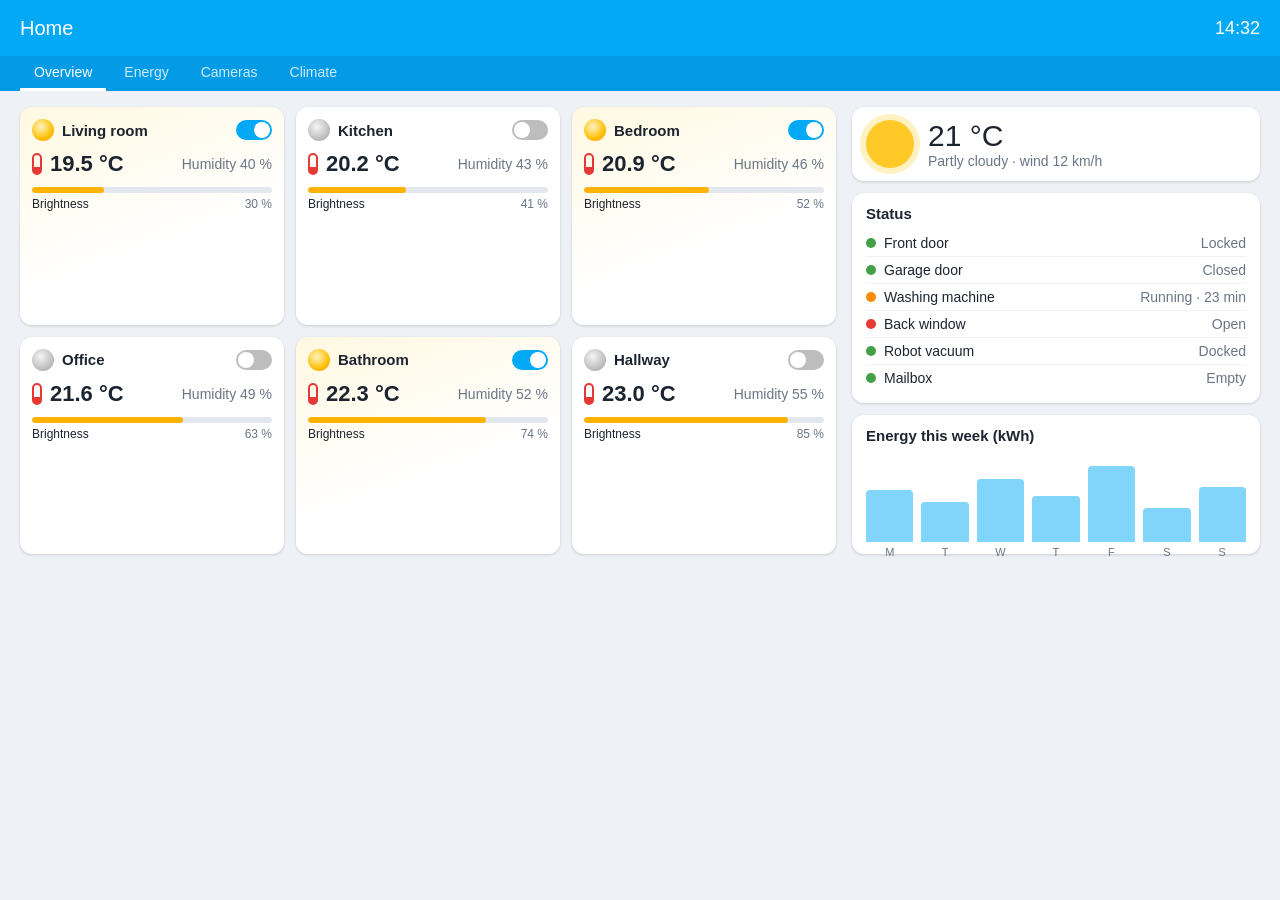
<file: testpages/dashboard.html>
<!DOCTYPE html>
<html lang="en">
<head>
<meta charset="utf-8">
<meta name="viewport" content="width=1024, initial-scale=1">
<title>Home — Overview</title>
<!-- Synthetic Home-Assistant-like dashboard (no real entities). Icons are pure CSS. -->
<style>
  * { box-sizing: border-box; }
  html, body { margin: 0; height: 100%; }
  body { font-family: sans-serif; background: #eef1f5; color: #1c2430; font-size: 14px; }
  header { display: flex; align-items: center; gap: 16px; height: 56px; padding: 0 20px;
           background: #03a9f4; color: white; }
  header h1 { font-size: 20px; font-weight: normal; margin: 0; flex: 1; }
  header .clock { font-size: 18px; }
  nav { display: flex; gap: 4px; padding: 0 20px; background: #039be5; }
  nav a { color: rgba(255,255,255,.8); text-decoration: none; padding: 8px 14px; border-bottom: 3px solid transparent; }
  nav a.active { color: white; border-bottom-color: white; }
  main { display: grid; grid-template-columns: 2fr 1fr; gap: 16px; padding: 16px 20px; }
  .cards { display: grid; grid-template-columns: repeat(3, 1fr); gap: 12px; }
  .card { background: white; border-radius: 12px; padding: 12px; box-shadow: 0 1px 3px rgba(0,0,0,.15); }
  .card.on { background: linear-gradient(160deg, #fff8e1, #ffffff 60%); }
  .card-head { display: flex; align-items: center; gap: 8px; }
  .card-head h2 { font-size: 15px; margin: 0; flex: 1; }
  .row { display: flex; align-items: center; gap: 8px; margin-top: 10px; }
  .row.small { font-size: 12px; justify-content: space-between; margin-top: 4px; }
  .value { font-size: 22px; font-weight: bold; }
  .muted { color: #6b7686; margin-left: auto; }
  .bar { height: 6px; border-radius: 3px; background: #e3e7ee; margin-top: 10px; overflow: hidden; }
  .bar div { height: 100%; background: #ffb300; border-radius: 3px; }
  .icon { display: inline-block; width: 22px; height: 22px; flex: none; }
  .icon.bulb { border-radius: 50%; background: radial-gradient(circle at 40% 35%, #fff3c4, #ffc107 60%, #ff8f00); }
  .card:not(.on) .icon.bulb { background: radial-gradient(circle at 40% 35%, #f5f5f5, #9e9e9e); }
  .icon.thermo { width: 10px; border-radius: 5px; border: 2px solid #e53935; border-bottom-width: 8px; }
  .toggle input { display: none; }
  .toggle span { display: block; width: 36px; height: 20px; border-radius: 10px; background: #bdbdbd; position: relative; }
  .toggle span::after { content: ""; position: absolute; top: 2px; left: 2px; width: 16px; height: 16px;
                         border-radius: 50%; background: white; }
  .card.on .toggle span { background: #03a9f4; }
  .card.on .toggle span::after { left: 18px; }
  aside { display: flex; flex-direction: column; gap: 12px; }
  .panel { background: white; border-radius: 12px; padding: 12px 14px; box-shadow: 0 1px 3px rgba(0,0,0,.15); }
  .panel h3 { margin: 0 0 8px; font-size: 15px; }
  .weather { display: flex; align-items: center; gap: 14px; }
  .sun { width: 48px; height: 48px; border-radius: 50%; background: #ffca28; box-shadow: 0 0 0 6px #fff1c1; }
  .temp { font-size: 30px; }
  ul.entities { list-style: none; margin: 0; padding: 0; }
  ul.entities li { display: flex; align-items: center; gap: 8px; padding: 5px 0; border-top: 1px solid #eef0f3; }
  ul.entities li:first-child { border-top: 0; }
  .dot { width: 10px; height: 10px; border-radius: 50%; }
  .dot.ok { background: #43a047; } .dot.warn { background: #fb8c00; } .dot.alert { background: #e53935; }
  .state { margin-left: auto; color: #6b7686; }
  .chart { display: flex; align-items: flex-end; gap: 8px; height: 90px; padding-top: 6px; }
  .chart .col { flex: 1; background: #81d4fa; border-radius: 4px 4px 0 0; position: relative; }
  .chart .col span { position: absolute; bottom: -16px; left: 0; right: 0; text-align: center; font-size: 11px; color: #6b7686; }
</style>
</head>
<body>
<header><h1>Home</h1><span class="clock">14:32</span></header>
<nav><a class="active" href="#">Overview</a><a href="#">Energy</a><a href="#">Cameras</a><a href="#">Climate</a></nav>
<main>
  <div class="cards">
    <section class="card on" id="card-0">
      <div class="card-head"><span class="icon bulb"></span><h2>Living room</h2>
        <label class="toggle"><input type="checkbox" checked><span></span></label></div>
      <div class="row"><span class="icon thermo"></span><span class="value" id="temp-0">19.5&nbsp;°C</span><span class="muted">Humidity 40&nbsp;%</span></div>
      <div class="bar"><div style="width:30%"></div></div>
      <div class="row small"><span>Brightness</span><span class="muted">30&nbsp;%</span></div>
    </section>
    <section class="card" id="card-1">
      <div class="card-head"><span class="icon bulb"></span><h2>Kitchen</h2>
        <label class="toggle"><input type="checkbox"><span></span></label></div>
      <div class="row"><span class="icon thermo"></span><span class="value" id="temp-1">20.2&nbsp;°C</span><span class="muted">Humidity 43&nbsp;%</span></div>
      <div class="bar"><div style="width:41%"></div></div>
      <div class="row small"><span>Brightness</span><span class="muted">41&nbsp;%</span></div>
    </section>
    <section class="card on" id="card-2">
      <div class="card-head"><span class="icon bulb"></span><h2>Bedroom</h2>
        <label class="toggle"><input type="checkbox" checked><span></span></label></div>
      <div class="row"><span class="icon thermo"></span><span class="value" id="temp-2">20.9&nbsp;°C</span><span class="muted">Humidity 46&nbsp;%</span></div>
      <div class="bar"><div style="width:52%"></div></div>
      <div class="row small"><span>Brightness</span><span class="muted">52&nbsp;%</span></div>
    </section>
    <section class="card" id="card-3">
      <div class="card-head"><span class="icon bulb"></span><h2>Office</h2>
        <label class="toggle"><input type="checkbox"><span></span></label></div>
      <div class="row"><span class="icon thermo"></span><span class="value" id="temp-3">21.6&nbsp;°C</span><span class="muted">Humidity 49&nbsp;%</span></div>
      <div class="bar"><div style="width:63%"></div></div>
      <div class="row small"><span>Brightness</span><span class="muted">63&nbsp;%</span></div>
    </section>
    <section class="card on" id="card-4">
      <div class="card-head"><span class="icon bulb"></span><h2>Bathroom</h2>
        <label class="toggle"><input type="checkbox" checked><span></span></label></div>
      <div class="row"><span class="icon thermo"></span><span class="value" id="temp-4">22.3&nbsp;°C</span><span class="muted">Humidity 52&nbsp;%</span></div>
      <div class="bar"><div style="width:74%"></div></div>
      <div class="row small"><span>Brightness</span><span class="muted">74&nbsp;%</span></div>
    </section>
    <section class="card" id="card-5">
      <div class="card-head"><span class="icon bulb"></span><h2>Hallway</h2>
        <label class="toggle"><input type="checkbox"><span></span></label></div>
      <div class="row"><span class="icon thermo"></span><span class="value" id="temp-5">23.0&nbsp;°C</span><span class="muted">Humidity 55&nbsp;%</span></div>
      <div class="bar"><div style="width:85%"></div></div>
      <div class="row small"><span>Brightness</span><span class="muted">85&nbsp;%</span></div>
    </section>
  </div>
  <aside>
    <div class="panel weather"><div class="sun"></div><div><div class="temp">21&nbsp;°C</div><div class="muted">Partly cloudy · wind 12&nbsp;km/h</div></div></div>
    <div class="panel"><h3>Status</h3><ul class="entities" id="status"><li><span class="dot ok"></span><span class="name">Front door</span><span class="state">Locked</span></li><li><span class="dot ok"></span><span class="name">Garage door</span><span class="state">Closed</span></li><li><span class="dot warn"></span><span class="name">Washing machine</span><span class="state">Running · 23 min</span></li><li><span class="dot alert"></span><span class="name">Back window</span><span class="state">Open</span></li><li><span class="dot ok"></span><span class="name">Robot vacuum</span><span class="state">Docked</span></li><li><span class="dot ok"></span><span class="name">Mailbox</span><span class="state">Empty</span></li></ul></div>
    <div class="panel"><h3>Energy this week (kWh)</h3><div class="chart"><div class="col" style="height:62%"><span>M</span></div><div class="col" style="height:48%"><span>T</span></div><div class="col" style="height:75%"><span>W</span></div><div class="col" style="height:55%"><span>T</span></div><div class="col" style="height:90%"><span>F</span></div><div class="col" style="height:40%"><span>S</span></div><div class="col" style="height:66%"><span>S</span></div></div></div>
  </aside>
</main>
</body>
</html>
</file>
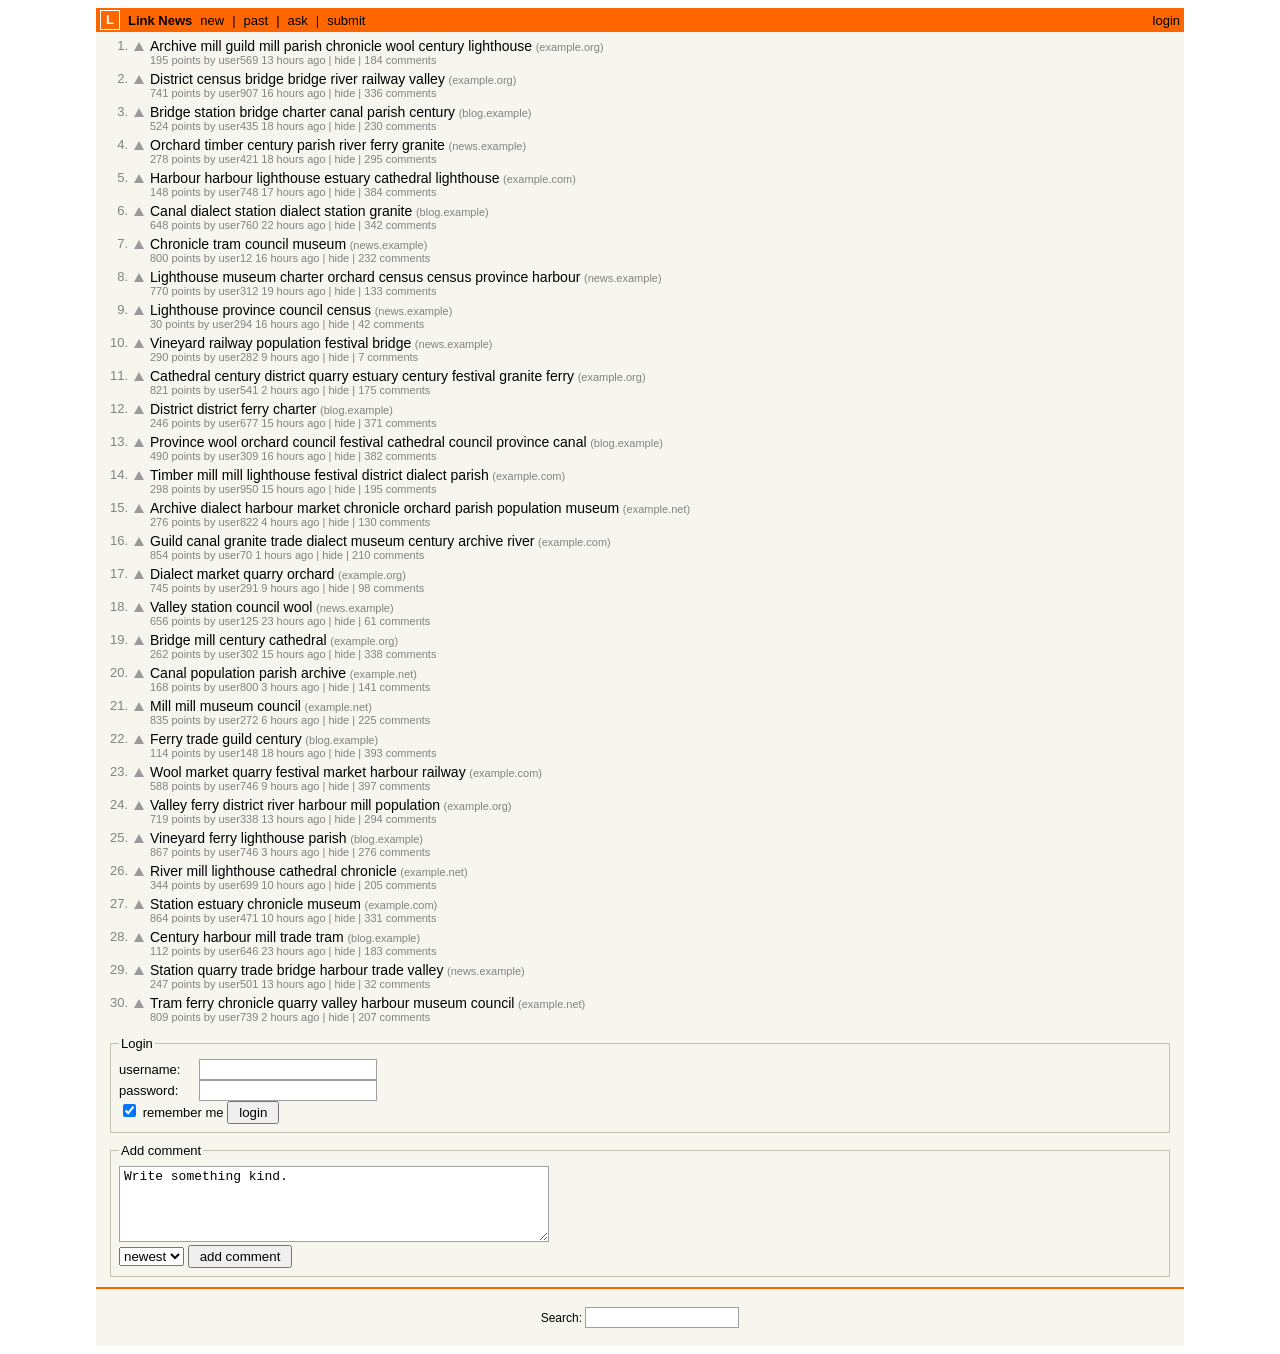
<file: testpages/links.html>
<!DOCTYPE html>
<html lang="en">
<head>
<meta charset="utf-8">
<meta name="viewport" content="width=1024, initial-scale=1">
<title>Link News</title>
<!-- Synthetic link-aggregator page with forms; titles are generated. -->
<style>
  body { margin: 0; background: white; font-family: sans-serif; font-size: 13px; }
  #wrap { width: 85%; margin: 8px auto; background: #f6f6ef; }
  #bar { background: #ff6600; padding: 2px 4px; display: flex; align-items: center; gap: 8px; }
  #bar .logo { border: 1px solid white; color: white; font-weight: bold; width: 18px; height: 18px; text-align: center; line-height: 18px; }
  #bar b { color: black; }
  #bar a { color: black; text-decoration: none; }
  #bar .right { margin-left: auto; }
  table.items { border-collapse: collapse; margin: 6px 0; }
  td { padding: 0 2px; }
  td.rank { color: #828282; text-align: right; vertical-align: top; width: 30px; }
  td.vote a.up { display: inline-block; width: 0; height: 0; border-left: 5px solid transparent; border-right: 5px solid transparent;
                 border-bottom: 9px solid #9a9a9a; margin: 3px 2px 0; }
  td.title a { color: black; text-decoration: none; font-size: 14px; }
  .site, td.sub, td.sub a { color: #828282; font-size: 11px; text-decoration: none; }
  tr.spacer td { height: 5px; }
  form { margin: 8px 12px; }
  fieldset { border: 1px solid #c0c0b0; padding: 8px; margin-bottom: 10px; }
  label { display: inline-block; width: 80px; }
  input[type=text], input[type=password], textarea { border: 1px solid #a0a0a0; padding: 2px 4px; font-size: 13px; }
  textarea { width: 420px; height: 70px; }
  button { padding: 2px 10px; }
  #foot { border-top: 2px solid #ff6600; text-align: center; padding: 10px; font-size: 12px; }
</style>
</head>
<body>
<div id="wrap">
<div id="bar"><span class="logo">L</span><b>Link News</b><a href="#">new</a> | <a href="#">past</a> | <a href="#">ask</a> | <a href="#">submit</a><span class="right"><a href="#">login</a></span></div>
<table class="items"><tr class="athing"><td class="rank">1.</td><td class="vote"><a href="#" class="up"></a></td>
<td class="title"><a href="#">Archive mill guild mill parish chronicle wool century lighthouse</a> <span class="site">(example.org)</span></td></tr>
<tr><td colspan="2"></td><td class="sub">195 points by user569 13 hours ago | <a href="#">hide</a> | <a href="#">184&nbsp;comments</a></td></tr>
<tr class="spacer"><td colspan="3"></td></tr><tr class="athing"><td class="rank">2.</td><td class="vote"><a href="#" class="up"></a></td>
<td class="title"><a href="#">District census bridge bridge river railway valley</a> <span class="site">(example.org)</span></td></tr>
<tr><td colspan="2"></td><td class="sub">741 points by user907 16 hours ago | <a href="#">hide</a> | <a href="#">336&nbsp;comments</a></td></tr>
<tr class="spacer"><td colspan="3"></td></tr><tr class="athing"><td class="rank">3.</td><td class="vote"><a href="#" class="up"></a></td>
<td class="title"><a href="#">Bridge station bridge charter canal parish century</a> <span class="site">(blog.example)</span></td></tr>
<tr><td colspan="2"></td><td class="sub">524 points by user435 18 hours ago | <a href="#">hide</a> | <a href="#">230&nbsp;comments</a></td></tr>
<tr class="spacer"><td colspan="3"></td></tr><tr class="athing"><td class="rank">4.</td><td class="vote"><a href="#" class="up"></a></td>
<td class="title"><a href="#">Orchard timber century parish river ferry granite</a> <span class="site">(news.example)</span></td></tr>
<tr><td colspan="2"></td><td class="sub">278 points by user421 18 hours ago | <a href="#">hide</a> | <a href="#">295&nbsp;comments</a></td></tr>
<tr class="spacer"><td colspan="3"></td></tr><tr class="athing"><td class="rank">5.</td><td class="vote"><a href="#" class="up"></a></td>
<td class="title"><a href="#">Harbour harbour lighthouse estuary cathedral lighthouse</a> <span class="site">(example.com)</span></td></tr>
<tr><td colspan="2"></td><td class="sub">148 points by user748 17 hours ago | <a href="#">hide</a> | <a href="#">384&nbsp;comments</a></td></tr>
<tr class="spacer"><td colspan="3"></td></tr><tr class="athing"><td class="rank">6.</td><td class="vote"><a href="#" class="up"></a></td>
<td class="title"><a href="#">Canal dialect station dialect station granite</a> <span class="site">(blog.example)</span></td></tr>
<tr><td colspan="2"></td><td class="sub">648 points by user760 22 hours ago | <a href="#">hide</a> | <a href="#">342&nbsp;comments</a></td></tr>
<tr class="spacer"><td colspan="3"></td></tr><tr class="athing"><td class="rank">7.</td><td class="vote"><a href="#" class="up"></a></td>
<td class="title"><a href="#">Chronicle tram council museum</a> <span class="site">(news.example)</span></td></tr>
<tr><td colspan="2"></td><td class="sub">800 points by user12 16 hours ago | <a href="#">hide</a> | <a href="#">232&nbsp;comments</a></td></tr>
<tr class="spacer"><td colspan="3"></td></tr><tr class="athing"><td class="rank">8.</td><td class="vote"><a href="#" class="up"></a></td>
<td class="title"><a href="#">Lighthouse museum charter orchard census census province harbour</a> <span class="site">(news.example)</span></td></tr>
<tr><td colspan="2"></td><td class="sub">770 points by user312 19 hours ago | <a href="#">hide</a> | <a href="#">133&nbsp;comments</a></td></tr>
<tr class="spacer"><td colspan="3"></td></tr><tr class="athing"><td class="rank">9.</td><td class="vote"><a href="#" class="up"></a></td>
<td class="title"><a href="#">Lighthouse province council census</a> <span class="site">(news.example)</span></td></tr>
<tr><td colspan="2"></td><td class="sub">30 points by user294 16 hours ago | <a href="#">hide</a> | <a href="#">42&nbsp;comments</a></td></tr>
<tr class="spacer"><td colspan="3"></td></tr><tr class="athing"><td class="rank">10.</td><td class="vote"><a href="#" class="up"></a></td>
<td class="title"><a href="#">Vineyard railway population festival bridge</a> <span class="site">(news.example)</span></td></tr>
<tr><td colspan="2"></td><td class="sub">290 points by user282 9 hours ago | <a href="#">hide</a> | <a href="#">7&nbsp;comments</a></td></tr>
<tr class="spacer"><td colspan="3"></td></tr><tr class="athing"><td class="rank">11.</td><td class="vote"><a href="#" class="up"></a></td>
<td class="title"><a href="#">Cathedral century district quarry estuary century festival granite ferry</a> <span class="site">(example.org)</span></td></tr>
<tr><td colspan="2"></td><td class="sub">821 points by user541 2 hours ago | <a href="#">hide</a> | <a href="#">175&nbsp;comments</a></td></tr>
<tr class="spacer"><td colspan="3"></td></tr><tr class="athing"><td class="rank">12.</td><td class="vote"><a href="#" class="up"></a></td>
<td class="title"><a href="#">District district ferry charter</a> <span class="site">(blog.example)</span></td></tr>
<tr><td colspan="2"></td><td class="sub">246 points by user677 15 hours ago | <a href="#">hide</a> | <a href="#">371&nbsp;comments</a></td></tr>
<tr class="spacer"><td colspan="3"></td></tr><tr class="athing"><td class="rank">13.</td><td class="vote"><a href="#" class="up"></a></td>
<td class="title"><a href="#">Province wool orchard council festival cathedral council province canal</a> <span class="site">(blog.example)</span></td></tr>
<tr><td colspan="2"></td><td class="sub">490 points by user309 16 hours ago | <a href="#">hide</a> | <a href="#">382&nbsp;comments</a></td></tr>
<tr class="spacer"><td colspan="3"></td></tr><tr class="athing"><td class="rank">14.</td><td class="vote"><a href="#" class="up"></a></td>
<td class="title"><a href="#">Timber mill mill lighthouse festival district dialect parish</a> <span class="site">(example.com)</span></td></tr>
<tr><td colspan="2"></td><td class="sub">298 points by user950 15 hours ago | <a href="#">hide</a> | <a href="#">195&nbsp;comments</a></td></tr>
<tr class="spacer"><td colspan="3"></td></tr><tr class="athing"><td class="rank">15.</td><td class="vote"><a href="#" class="up"></a></td>
<td class="title"><a href="#">Archive dialect harbour market chronicle orchard parish population museum</a> <span class="site">(example.net)</span></td></tr>
<tr><td colspan="2"></td><td class="sub">276 points by user822 4 hours ago | <a href="#">hide</a> | <a href="#">130&nbsp;comments</a></td></tr>
<tr class="spacer"><td colspan="3"></td></tr><tr class="athing"><td class="rank">16.</td><td class="vote"><a href="#" class="up"></a></td>
<td class="title"><a href="#">Guild canal granite trade dialect museum century archive river</a> <span class="site">(example.com)</span></td></tr>
<tr><td colspan="2"></td><td class="sub">854 points by user70 1 hours ago | <a href="#">hide</a> | <a href="#">210&nbsp;comments</a></td></tr>
<tr class="spacer"><td colspan="3"></td></tr><tr class="athing"><td class="rank">17.</td><td class="vote"><a href="#" class="up"></a></td>
<td class="title"><a href="#">Dialect market quarry orchard</a> <span class="site">(example.org)</span></td></tr>
<tr><td colspan="2"></td><td class="sub">745 points by user291 9 hours ago | <a href="#">hide</a> | <a href="#">98&nbsp;comments</a></td></tr>
<tr class="spacer"><td colspan="3"></td></tr><tr class="athing"><td class="rank">18.</td><td class="vote"><a href="#" class="up"></a></td>
<td class="title"><a href="#">Valley station council wool</a> <span class="site">(news.example)</span></td></tr>
<tr><td colspan="2"></td><td class="sub">656 points by user125 23 hours ago | <a href="#">hide</a> | <a href="#">61&nbsp;comments</a></td></tr>
<tr class="spacer"><td colspan="3"></td></tr><tr class="athing"><td class="rank">19.</td><td class="vote"><a href="#" class="up"></a></td>
<td class="title"><a href="#">Bridge mill century cathedral</a> <span class="site">(example.org)</span></td></tr>
<tr><td colspan="2"></td><td class="sub">262 points by user302 15 hours ago | <a href="#">hide</a> | <a href="#">338&nbsp;comments</a></td></tr>
<tr class="spacer"><td colspan="3"></td></tr><tr class="athing"><td class="rank">20.</td><td class="vote"><a href="#" class="up"></a></td>
<td class="title"><a href="#">Canal population parish archive</a> <span class="site">(example.net)</span></td></tr>
<tr><td colspan="2"></td><td class="sub">168 points by user800 3 hours ago | <a href="#">hide</a> | <a href="#">141&nbsp;comments</a></td></tr>
<tr class="spacer"><td colspan="3"></td></tr><tr class="athing"><td class="rank">21.</td><td class="vote"><a href="#" class="up"></a></td>
<td class="title"><a href="#">Mill mill museum council</a> <span class="site">(example.net)</span></td></tr>
<tr><td colspan="2"></td><td class="sub">835 points by user272 6 hours ago | <a href="#">hide</a> | <a href="#">225&nbsp;comments</a></td></tr>
<tr class="spacer"><td colspan="3"></td></tr><tr class="athing"><td class="rank">22.</td><td class="vote"><a href="#" class="up"></a></td>
<td class="title"><a href="#">Ferry trade guild century</a> <span class="site">(blog.example)</span></td></tr>
<tr><td colspan="2"></td><td class="sub">114 points by user148 18 hours ago | <a href="#">hide</a> | <a href="#">393&nbsp;comments</a></td></tr>
<tr class="spacer"><td colspan="3"></td></tr><tr class="athing"><td class="rank">23.</td><td class="vote"><a href="#" class="up"></a></td>
<td class="title"><a href="#">Wool market quarry festival market harbour railway</a> <span class="site">(example.com)</span></td></tr>
<tr><td colspan="2"></td><td class="sub">588 points by user746 9 hours ago | <a href="#">hide</a> | <a href="#">397&nbsp;comments</a></td></tr>
<tr class="spacer"><td colspan="3"></td></tr><tr class="athing"><td class="rank">24.</td><td class="vote"><a href="#" class="up"></a></td>
<td class="title"><a href="#">Valley ferry district river harbour mill population</a> <span class="site">(example.org)</span></td></tr>
<tr><td colspan="2"></td><td class="sub">719 points by user338 13 hours ago | <a href="#">hide</a> | <a href="#">294&nbsp;comments</a></td></tr>
<tr class="spacer"><td colspan="3"></td></tr><tr class="athing"><td class="rank">25.</td><td class="vote"><a href="#" class="up"></a></td>
<td class="title"><a href="#">Vineyard ferry lighthouse parish</a> <span class="site">(blog.example)</span></td></tr>
<tr><td colspan="2"></td><td class="sub">867 points by user746 3 hours ago | <a href="#">hide</a> | <a href="#">276&nbsp;comments</a></td></tr>
<tr class="spacer"><td colspan="3"></td></tr><tr class="athing"><td class="rank">26.</td><td class="vote"><a href="#" class="up"></a></td>
<td class="title"><a href="#">River mill lighthouse cathedral chronicle</a> <span class="site">(example.net)</span></td></tr>
<tr><td colspan="2"></td><td class="sub">344 points by user699 10 hours ago | <a href="#">hide</a> | <a href="#">205&nbsp;comments</a></td></tr>
<tr class="spacer"><td colspan="3"></td></tr><tr class="athing"><td class="rank">27.</td><td class="vote"><a href="#" class="up"></a></td>
<td class="title"><a href="#">Station estuary chronicle museum</a> <span class="site">(example.com)</span></td></tr>
<tr><td colspan="2"></td><td class="sub">864 points by user471 10 hours ago | <a href="#">hide</a> | <a href="#">331&nbsp;comments</a></td></tr>
<tr class="spacer"><td colspan="3"></td></tr><tr class="athing"><td class="rank">28.</td><td class="vote"><a href="#" class="up"></a></td>
<td class="title"><a href="#">Century harbour mill trade tram</a> <span class="site">(blog.example)</span></td></tr>
<tr><td colspan="2"></td><td class="sub">112 points by user646 23 hours ago | <a href="#">hide</a> | <a href="#">183&nbsp;comments</a></td></tr>
<tr class="spacer"><td colspan="3"></td></tr><tr class="athing"><td class="rank">29.</td><td class="vote"><a href="#" class="up"></a></td>
<td class="title"><a href="#">Station quarry trade bridge harbour trade valley</a> <span class="site">(news.example)</span></td></tr>
<tr><td colspan="2"></td><td class="sub">247 points by user501 13 hours ago | <a href="#">hide</a> | <a href="#">32&nbsp;comments</a></td></tr>
<tr class="spacer"><td colspan="3"></td></tr><tr class="athing"><td class="rank">30.</td><td class="vote"><a href="#" class="up"></a></td>
<td class="title"><a href="#">Tram ferry chronicle quarry valley harbour museum council</a> <span class="site">(example.net)</span></td></tr>
<tr><td colspan="2"></td><td class="sub">809 points by user739 2 hours ago | <a href="#">hide</a> | <a href="#">207&nbsp;comments</a></td></tr>
<tr class="spacer"><td colspan="3"></td></tr></table>
<form action="#" method="post"><fieldset><legend>Login</legend>
<div><label for="u">username:</label><input type="text" id="u" name="u" size="20"></div>
<div><label for="p">password:</label><input type="password" id="p" name="p" size="20"></div>
<div><input type="checkbox" id="r" name="r" checked> <span>remember me</span> <button type="submit">login</button></div>
</fieldset></form>
<form action="#" method="post"><fieldset><legend>Add comment</legend>
<textarea name="text">Write something kind.</textarea><br>
<select name="sort"><option>newest</option><option>top</option></select> <button type="submit">add comment</button>
</fieldset></form>
<div id="foot"><form action="#">Search: <input type="text" name="q" size="17"></form></div>
</div>
</body>
</html>
</file>
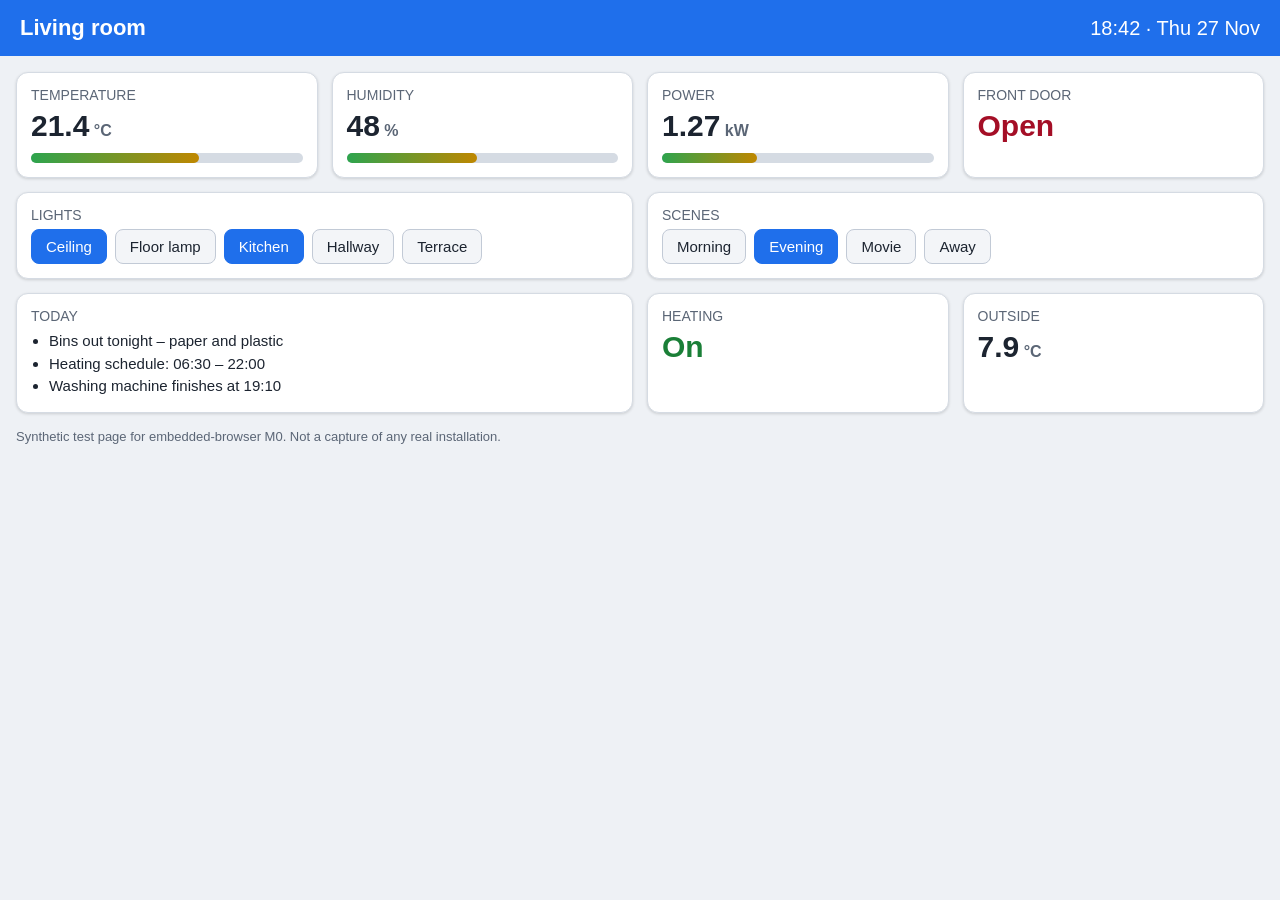
<file: boards/p4-function-ev/src/dashboard.html>
<!DOCTYPE html>
<html lang="en">
<head>
<meta charset="utf-8">
<title>Home</title>
<style>
  * { box-sizing: border-box; }
  body { margin: 0; font-family: "Noto Sans", sans-serif; background: #eef1f5; color: #1c2430; }
  header { display: flex; align-items: center; justify-content: space-between;
           height: 56px; padding: 0 20px; background: #1f6feb; color: #fff; }
  header h1 { font-size: 22px; margin: 0; font-weight: bold; }
  header .clock { font-size: 20px; }
  main { display: grid; grid-template-columns: repeat(4, 1fr); gap: 14px; padding: 16px; }
  .card { background: #fff; border-radius: 12px; padding: 14px; border: 1px solid #d5dbe3;
          box-shadow: 0 1px 3px rgba(0,0,0,0.15); }
  .card h2 { font-size: 14px; margin: 0 0 6px; color: #5b6676; font-weight: normal; text-transform: uppercase; }
  .value { font-size: 30px; font-weight: bold; }
  .unit { font-size: 16px; color: #5b6676; }
  .wide { grid-column: span 2; }
  .on { color: #1a7f37; } .off { color: #a40e26; }
  .bar { height: 10px; border-radius: 5px; background: #d5dbe3; margin-top: 10px; }
  .bar > div { height: 100%; border-radius: 5px; background: linear-gradient(90deg, #2da44e, #bf8700); }
  ul { margin: 0; padding-left: 18px; font-size: 15px; line-height: 1.5; }
  .buttons { display: flex; gap: 8px; flex-wrap: wrap; }
  .btn { padding: 8px 14px; border-radius: 8px; background: #f3f5f8; border: 1px solid #c2cad6; font-size: 15px; }
  .btn.active { background: #1f6feb; color: #fff; border-color: #1f6feb; }
  footer { padding: 0 16px 12px; font-size: 13px; color: #5b6676; }
</style>
</head>
<body>
<header><h1>Living room</h1><span class="clock">18:42 &middot; Thu 27 Nov</span></header>
<main>
  <section class="card"><h2>Temperature</h2><div class="value">21.4<span class="unit"> &deg;C</span></div>
    <div class="bar"><div style="width: 62%"></div></div></section>
  <section class="card"><h2>Humidity</h2><div class="value">48<span class="unit"> %</span></div>
    <div class="bar"><div style="width: 48%"></div></div></section>
  <section class="card"><h2>Power</h2><div class="value">1.27<span class="unit"> kW</span></div>
    <div class="bar"><div style="width: 35%"></div></div></section>
  <section class="card"><h2>Front door</h2><div class="value off">Open</div></section>
  <section class="card wide"><h2>Lights</h2>
    <div class="buttons"><span class="btn active">Ceiling</span><span class="btn">Floor lamp</span>
      <span class="btn active">Kitchen</span><span class="btn">Hallway</span><span class="btn">Terrace</span></div></section>
  <section class="card wide"><h2>Scenes</h2>
    <div class="buttons"><span class="btn">Morning</span><span class="btn active">Evening</span>
      <span class="btn">Movie</span><span class="btn">Away</span></div></section>
  <section class="card wide"><h2>Today</h2>
    <ul><li>Bins out tonight &ndash; paper and plastic</li><li>Heating schedule: 06:30 &ndash; 22:00</li>
      <li>Washing machine finishes at 19:10</li></ul></section>
  <section class="card"><h2>Heating</h2><div class="value on">On</div></section>
  <section class="card"><h2>Outside</h2><div class="value">7.9<span class="unit"> &deg;C</span></div></section>
</main>
<footer>Synthetic test page for embedded-browser M0. Not a capture of any real installation.</footer>
</body>
</html>
</file>
